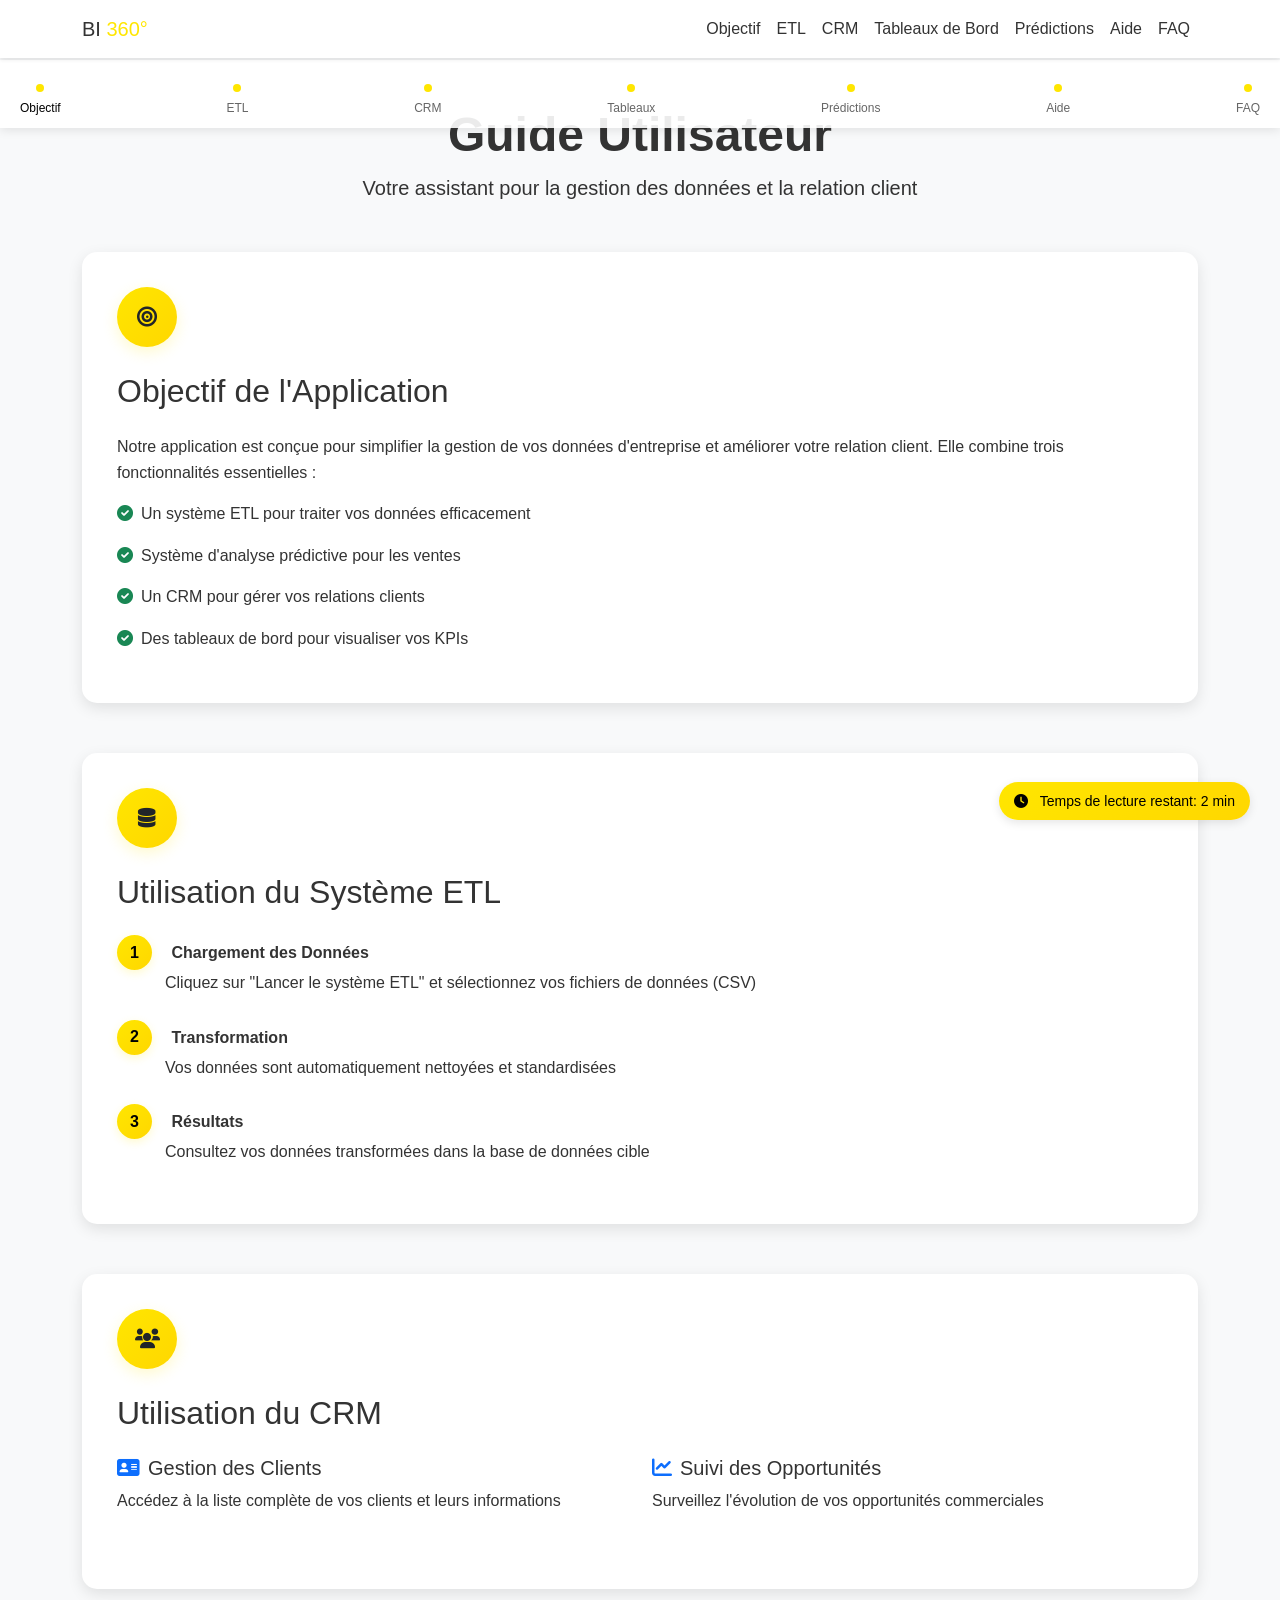
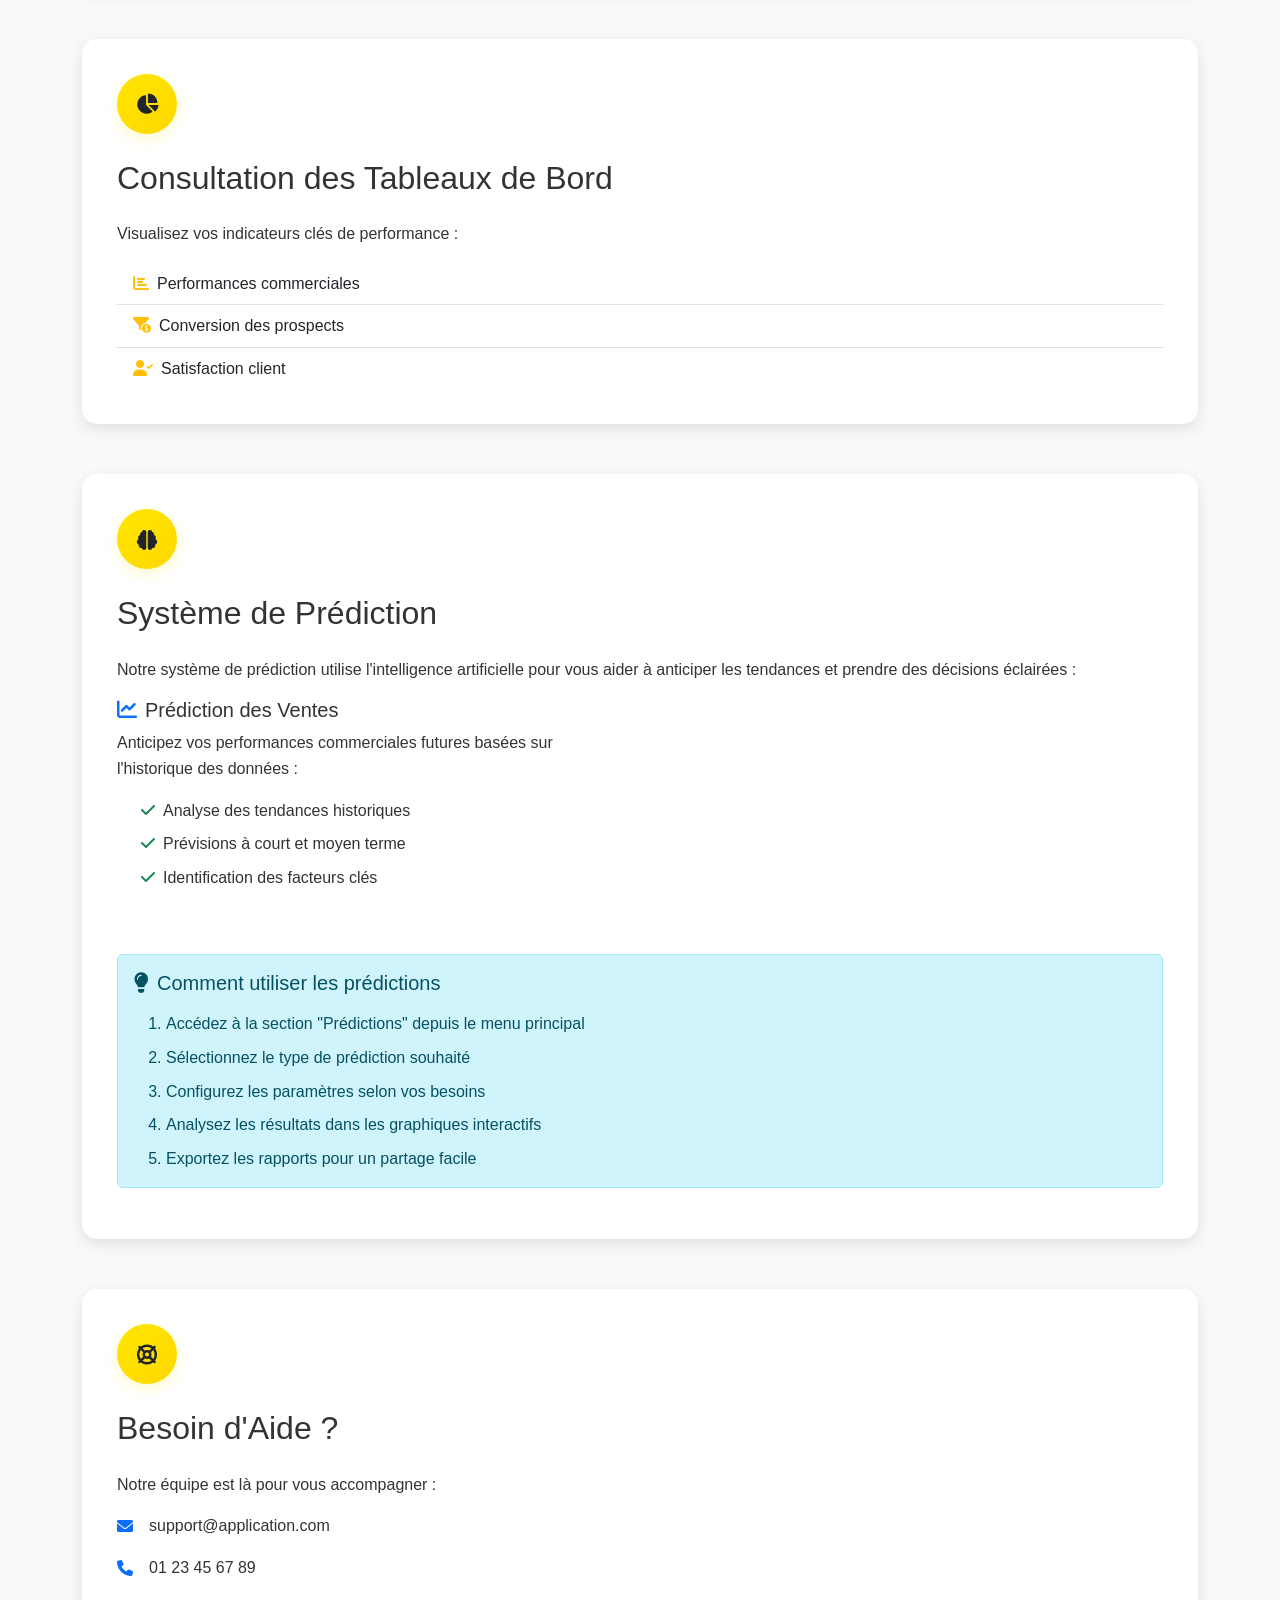
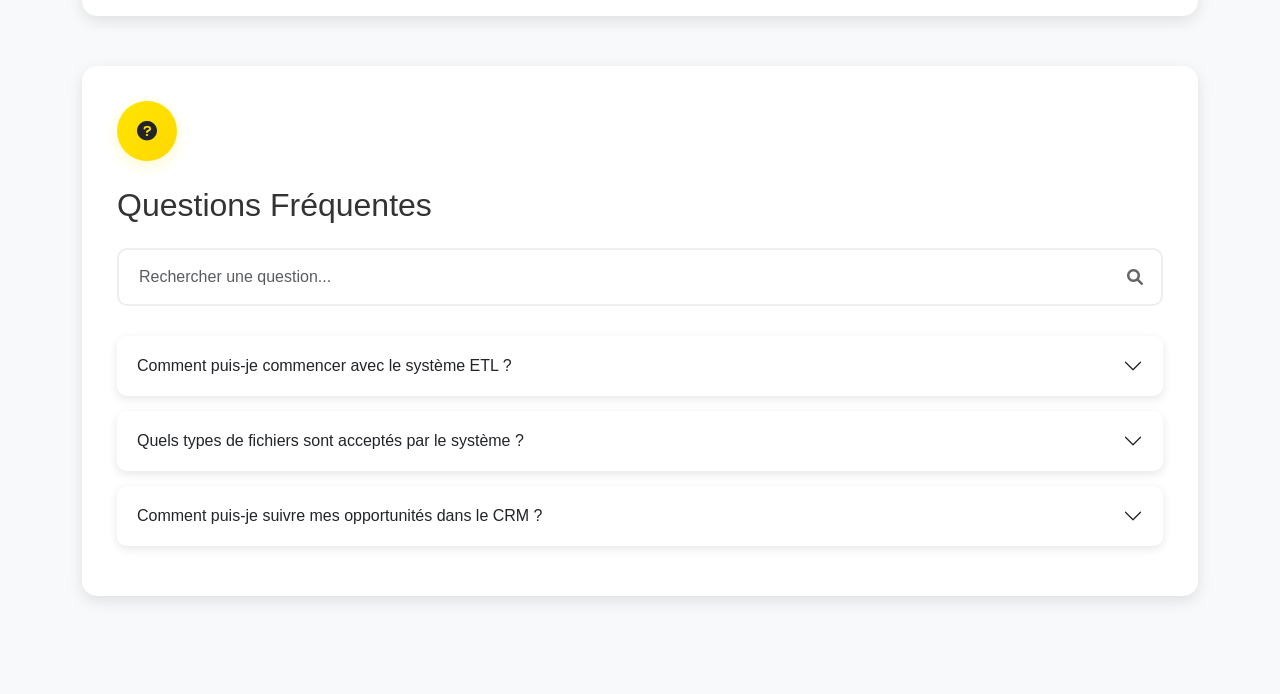
<file: TEST_PFE/wwwroot/guide-utilisateur.html>
﻿<!DOCTYPE html>
<html lang="fr">
<head>
    <meta charset="UTF-8">
    <meta name="viewport" content="width=device-width, initial-scale=1.0">
    <title>Guide Utilisateur - Application ETL & CRM</title>
    <link href="https://cdn.jsdelivr.net/npm/bootstrap@5.1.3/dist/css/bootstrap.min.css" rel="stylesheet">
    <link href="https://cdnjs.cloudflare.com/ajax/libs/font-awesome/6.0.0/css/all.min.css" rel="stylesheet">
    <style>
        html {
            scroll-behavior: smooth;
        }

        /* Styles pour la barre de progression */
        .reading-progress-container {
            position: fixed;
            top: 60px;
            left: 0;
            width: 100%;
            background: rgba(255, 255, 255, 0.9);
            padding: 10px 0;
            z-index: 1000;
            box-shadow: 0 2px 10px rgba(0,0,0,0.1);
        }

        .reading-progress-bar {
            height: 4px;
            background: linear-gradient(135deg, #FFE600 0%, #FFD700 100%);
            width: 0;
            transition: width 0.3s ease;
        }

        .reading-sections {
            display: flex;
            justify-content: space-between;
            padding: 0 20px;
            margin-top: 10px;
            font-size: 12px;
        }

        .section-marker {
            position: relative;
            padding-top: 15px;
            color: #666;
            cursor: pointer;
            transition: color 0.3s ease;
        }

            .section-marker::before {
                content: '';
                position: absolute;
                top: 0;
                left: 50%;
                transform: translateX(-50%);
                width: 8px;
                height: 8px;
                background: #FFE600;
                border-radius: 50%;
            }

            .section-marker.active {
                color: #000;
                font-weight: 500;
            }

        .reading-time {
            position: fixed;
            right: 30px;
            bottom: 80px;
            background: linear-gradient(135deg, #FFE600 0%, #FFD700 100%);
            color: #000;
            padding: 8px 15px;
            border-radius: 20px;
            font-size: 14px;
            font-weight: 500;
            box-shadow: 0 3px 10px rgba(0,0,0,0.1);
            z-index: 1000;
        }

        body {
            scroll-padding-top: 80px;
        }

        .navbar {
            transition: all 0.3s ease;
        }

        .navbar-nav .nav-link {
            color: #333 !important;
            font-weight: 500;
            padding: 0.5rem 1rem;
            transition: all 0.3s ease;
            position: relative;
        }

            .navbar-nav .nav-link::after {
                content: '';
                position: absolute;
                bottom: 0;
                left: 50%;
                width: 0;
                height: 2px;
                background: #FFE600;
                transition: all 0.3s ease;
                transform: translateX(-50%);
            }

            .navbar-nav .nav-link:hover::after {
                width: 80%;
            }

            .navbar-nav .nav-link:hover {
                color: #000 !important;
            }

        body {
            font-family: 'Segoe UI', sans-serif;
            line-height: 1.6;
            color: #333;
        }

        .guide-section {
            background: #fff;
            border-radius: 15px;
            box-shadow: 0 5px 15px rgba(0,0,0,0.1);
            margin-bottom: 50px;
            padding: 35px;
            transition: transform 0.3s ease, box-shadow 0.3s ease;
            scroll-margin-top: 100px;
        }

            .guide-section:hover {
                transform: translateY(-5px);
                box-shadow: 0 8px 25px rgba(0,0,0,0.15);
            }

        .guide-icon {
            width: 60px;
            height: 60px;
            background: linear-gradient(135deg, #FFE600 0%, #FFD700 100%);
            border-radius: 50%;
            display: flex;
            align-items: center;
            justify-content: center;
            margin-bottom: 25px;
            transition: all 0.3s ease;
            box-shadow: 0 5px 15px rgba(255, 230, 0, 0.2);
        }

        .guide-section:hover .guide-icon {
            transform: scale(1.1) rotate(5deg);
            box-shadow: 0 8px 20px rgba(255, 230, 0, 0.3);
        }

        .step-number {
            background: linear-gradient(135deg, #FFE600 0%, #FFD700 100%);
            color: #000;
            width: 35px;
            height: 35px;
            border-radius: 50%;
            display: inline-flex;
            align-items: center;
            justify-content: center;
            margin-right: 15px;
            font-weight: bold;
            transition: all 0.3s ease;
            box-shadow: 0 3px 10px rgba(255, 230, 0, 0.2);
        }

            .step-number:hover {
                transform: scale(1.1);
                box-shadow: 0 5px 15px rgba(255, 230, 0, 0.3);
            }

        .scroll-top-btn {
            position: fixed;
            bottom: 30px;
            right: 30px;
            width: 45px;
            height: 45px;
            background: linear-gradient(135deg, #FFE600 0%, #FFD700 100%);
            color: #000;
            border-radius: 50%;
            display: flex;
            align-items: center;
            justify-content: center;
            text-decoration: none;
            opacity: 0;
            transform: translateY(20px);
            transition: all 0.3s ease;
            box-shadow: 0 5px 15px rgba(0,0,0,0.1);
            z-index: 1000;
        }

            .scroll-top-btn:hover {
                transform: translateY(-5px) !important;
                box-shadow: 0 8px 20px rgba(0,0,0,0.15);
                color: #000;
            }

        .faq-search {
            position: relative;
            margin-bottom: 30px;
        }

            .faq-search input {
                width: 100%;
                padding: 15px 20px;
                border: 2px solid #eee;
                border-radius: 10px;
                font-size: 16px;
                transition: all 0.3s ease;
            }

                .faq-search input:focus {
                    border-color: #FFE600;
                    box-shadow: 0 0 15px rgba(255, 230, 0, 0.1);
                    outline: none;
                }

            .faq-search i {
                position: absolute;
                right: 20px;
                top: 50%;
                transform: translateY(-50%);
                color: #666;
            }

        .accordion-button:not(.collapsed) {
            background: linear-gradient(135deg, #FFE600 0%, #FFD700 100%);
            color: #000;
        }

        .accordion-button:focus {
            border-color: #FFE600;
            box-shadow: 0 0 15px rgba(255, 230, 0, 0.1);
        }

        .accordion-item {
            border: none;
            margin-bottom: 15px;
            border-radius: 10px !important;
            overflow: hidden;
            box-shadow: 0 3px 10px rgba(0,0,0,0.1);
        }

        .accordion-button {
            border-radius: 10px;
            padding: 20px;
            font-weight: 500;
            transition: all 0.3s ease;
        }
    </style>
</head>
<body class="bg-light">
    <!-- Barre de progression de lecture -->
    <div class="reading-progress-container">
        <div class="reading-progress-bar"></div>
        <div class="reading-sections">
            <div class="section-marker" data-section="objectif">Objectif</div>
            <div class="section-marker" data-section="etl">ETL</div>
            <div class="section-marker" data-section="crm">CRM</div>
            <div class="section-marker" data-section="tableaux">Tableaux</div>
            <div class="section-marker" data-section="predictions">Prédictions</div>
            <div class="section-marker" data-section="aide">Aide</div>
            <div class="section-marker" data-section="faq">FAQ</div>
        </div>
    </div>
    <div class="reading-time">
        <i class="fas fa-clock me-2"></i>
        <span id="time-remaining">Temps de lecture restant: -- min</span>
    </div>
    <!-- Navbar -->
    <nav class="navbar navbar-expand-lg navbar-light bg-white shadow-sm sticky-top">
        <div class="container">
            <a class="navbar-brand" href="index.html">
                <span style="color: #333;">BI</span> <span style="color: #FFE600;">360°</span>
            </a>
            <button class="navbar-toggler" type="button" data-bs-toggle="collapse" data-bs-target="#navbarNav">
                <span class="navbar-toggler-icon"></span>
            </button>
            <div class="collapse navbar-collapse" id="navbarNav">
                <ul class="navbar-nav ms-auto">
                    <li class="nav-item">
                        <a class="nav-link" href="#objectif">Objectif</a>
                    </li>
                    <li class="nav-item">
                        <a class="nav-link" href="#etl">ETL</a>
                    </li>
                    <li class="nav-item">
                        <a class="nav-link" href="#crm">CRM</a>
                    </li>
                    <li class="nav-item">
                        <a class="nav-link" href="#tableaux">Tableaux de Bord</a>
                    </li>
                    <li class="nav-item">
                        <a class="nav-link" href="#predictions">Prédictions</a>
                    </li>
                    <li class="nav-item">
                        <a class="nav-link" href="#aide">Aide</a>
                    </li>
                    <li class="nav-item">
                        <a class="nav-link" href="#faq">FAQ</a>
                    </li>
                </ul>
            </div>
        </div>
    </nav>

    <div class="container py-5">
        <div class="text-center mb-5">
            <h1 class="display-5 fw-bold">Guide Utilisateur</h1>
            <p class="lead">Votre assistant pour la gestion des données et la relation client</p>
        </div>

        <!-- Objectif de l'Application -->
        <div id="objectif" class="guide-section">
            <div class="guide-icon">
                <i class="fas fa-bullseye fa-lg text-dark"></i>
            </div>
            <h2 class="mb-4">Objectif de l'Application</h2>
            <p>Notre application est conçue pour simplifier la gestion de vos données d'entreprise et améliorer votre relation client. Elle combine trois fonctionnalités essentielles :</p>
            <ul class="list-unstyled">
                <li class="mb-3"><i class="fas fa-check-circle text-success me-2"></i>Un système ETL pour traiter vos données efficacement</li>
                <li class="mb-3"><i class="fas fa-check-circle text-success me-2"></i>Système d'analyse prédictive pour les ventes</li>
                <li class="mb-3"><i class="fas fa-check-circle text-success me-2"></i>Un CRM pour gérer vos relations clients</li>
                <li class="mb-3"><i class="fas fa-check-circle text-success me-2"></i>Des tableaux de bord pour visualiser vos KPIs</li>
            </ul>
        </div>

        <!-- Comment Utiliser l'ETL -->
        <div id="etl" class="guide-section">
            <div class="guide-icon">
                <i class="fas fa-database fa-lg text-dark"></i>
            </div>
            <h2 class="mb-4">Utilisation du Système ETL</h2>
            <div class="mb-4">
                <div class="step-number">1</div>
                <strong>Chargement des Données</strong>
                <p class="ms-5">Cliquez sur "Lancer le système ETL" et sélectionnez vos fichiers de données (CSV)</p>
            </div>
            <div class="mb-4">
                <div class="step-number">2</div>
                <strong>Transformation</strong>
                <p class="ms-5">Vos données sont automatiquement nettoyées et standardisées</p>
            </div>
            <div class="mb-4">
                <div class="step-number">3</div>
                <strong>Résultats</strong>
                <p class="ms-5">Consultez vos données transformées dans la base de données cible</p>
            </div>
        </div>

        <!-- Gestion CRM -->
        <div id="crm" class="guide-section">
            <div class="guide-icon">
                <i class="fas fa-users fa-lg text-dark"></i>
            </div>
            <h2 class="mb-4">Utilisation du CRM</h2>
            <div class="row">
                <div class="col-md-6 mb-4">
                    <h5><i class="fas fa-address-card me-2 text-primary"></i>Gestion des Clients</h5>
                    <p>Accédez à la liste complète de vos clients et leurs informations</p>
                </div>
                <div class="col-md-6 mb-4">
                    <h5><i class="fas fa-chart-line me-2 text-primary"></i>Suivi des Opportunités</h5>
                    <p>Surveillez l'évolution de vos opportunités commerciales</p>
                </div>
            </div>
        </div>

        <!-- Tableaux de Bord -->
        <div id="tableaux" class="guide-section">
            <div class="guide-icon">
                <i class="fas fa-chart-pie fa-lg text-dark"></i>
            </div>
            <h2 class="mb-4">Consultation des Tableaux de Bord</h2>
            <p>Visualisez vos indicateurs clés de performance :</p>
            <ul class="list-group list-group-flush">
                <li class="list-group-item"><i class="fas fa-chart-bar me-2 text-warning"></i>Performances commerciales</li>
                <li class="list-group-item"><i class="fas fa-funnel-dollar me-2 text-warning"></i>Conversion des prospects</li>
                <li class="list-group-item"><i class="fas fa-user-check me-2 text-warning"></i>Satisfaction client</li>
            </ul>
        </div>

        <!-- Prédictions -->
        <div id="predictions" class="guide-section">
            <div class="guide-icon">
                <i class="fas fa-brain fa-lg text-dark"></i>
            </div>
            <h2 class="mb-4">Système de Prédiction</h2>
            <p>Notre système de prédiction utilise l'intelligence artificielle pour vous aider à anticiper les tendances et prendre des décisions éclairées :</p>

            <div class="row mb-4">
                <div class="col-md-6 mb-4">
                    <h5><i class="fas fa-chart-line me-2 text-primary"></i>Prédiction des Ventes</h5>
                    <p>Anticipez vos performances commerciales futures basées sur l'historique des données :</p>
                    <ul class="list-unstyled ms-4">
                        <li class="mb-2"><i class="fas fa-check text-success me-2"></i>Analyse des tendances historiques</li>
                        <li class="mb-2"><i class="fas fa-check text-success me-2"></i>Prévisions à court et moyen terme</li>
                        <li class="mb-2"><i class="fas fa-check text-success me-2"></i>Identification des facteurs clés</li>
                    </ul>
                </div>

            </div>

            <div class="alert alert-info">
                <h5 class="mb-3"><i class="fas fa-lightbulb me-2"></i>Comment utiliser les prédictions</h5>
                <ol class="mb-0">
                    <li class="mb-2">Accédez à la section "Prédictions" depuis le menu principal</li>
                    <li class="mb-2">Sélectionnez le type de prédiction souhaité</li>
                    <li class="mb-2">Configurez les paramètres selon vos besoins</li>
                    <li class="mb-2">Analysez les résultats dans les graphiques interactifs</li>
                    <li>Exportez les rapports pour un partage facile</li>
                </ol>
            </div>
        </div>

        <!-- Aide et Support -->
        <div id="aide" class="guide-section">
            <div class="guide-icon">
                <i class="fas fa-life-ring fa-lg text-dark"></i>
            </div>
            <h2 class="mb-4">Besoin d'Aide ?</h2>
            <p>Notre équipe est là pour vous accompagner :</p>
            <div class="d-flex align-items-center mb-3">
                <i class="fas fa-envelope me-3 text-primary"></i>
                <span>support@application.com</span>
            </div>
            <div class="d-flex align-items-center">
                <i class="fas fa-phone me-3 text-primary"></i>
                <span>01 23 45 67 89</span>
            </div>
        </div>

        <!-- FAQ Section -->
        <div id="faq" class="guide-section">
            <div class="guide-icon">
                <i class="fas fa-question-circle fa-lg text-dark"></i>
            </div>
            <h2 class="mb-4">Questions Fréquentes</h2>

            <div class="faq-search">
                <input type="text" id="faqSearch" placeholder="Rechercher une question..." class="form-control">
                <i class="fas fa-search"></i>
            </div>

            <div class="accordion" id="faqAccordion">
                <div class="accordion-item">
                    <h2 class="accordion-header" id="faq1">
                        <button class="accordion-button collapsed" type="button" data-bs-toggle="collapse" data-bs-target="#faqCollapse1">
                            Comment puis-je commencer avec le système ETL ?
                        </button>
                    </h2>
                    <div id="faqCollapse1" class="accordion-collapse collapse" data-bs-parent="#faqAccordion">
                        <div class="accordion-body">
                            Pour débuter avec le système ETL, suivez ces étapes simples :
                            <ol>
                                <li>Accédez à la section ETL depuis le menu principal</li>
                                <li>Cliquez sur "Lancer le système ETL"</li>
                                <li>Sélectionnez vos fichiers de données (CSV)</li>
                                <li>Laissez le système traiter vos données</li>
                            </ol>
                        </div>
                    </div>
                </div>

                <div class="accordion-item">
                    <h2 class="accordion-header" id="faq2">
                        <button class="accordion-button collapsed" type="button" data-bs-toggle="collapse" data-bs-target="#faqCollapse2">
                            Quels types de fichiers sont acceptés par le système ?
                        </button>
                    </h2>
                    <div id="faqCollapse2" class="accordion-collapse collapse" data-bs-parent="#faqAccordion">
                        <div class="accordion-body">
                            Le système accepte actuellement les formats suivants :
                            <ul>
                                <li>Fichiers CSV (.csv)</li>

                            </ul>
                        </div>
                    </div>
                </div>

                <div class="accordion-item">
                    <h2 class="accordion-header" id="faq3">
                        <button class="accordion-button collapsed" type="button" data-bs-toggle="collapse" data-bs-target="#faqCollapse3">
                            Comment puis-je suivre mes opportunités dans le CRM ?
                        </button>
                    </h2>
                    <div id="faqCollapse3" class="accordion-collapse collapse" data-bs-parent="#faqAccordion">
                        <div class="accordion-body">
                            Pour suivre vos opportunités :
                            <ol>
                                <li>Accédez à la section CRM</li>
                                <li>Cliquez sur l'entité "Opportunités" par exemple</li>
                                <li>Utilisez les filtres pour affiner votre vue</li>
                                <li>Consultez les statistiques</li>
                            </ol>
                        </div>
                    </div>
                </div>
            </div>
        </div>
    </div>

    <a href="#" id="scroll-top" class="scroll-top-btn">
        <i class="fas fa-arrow-up"></i>
    </a>

    <script src="https://cdn.jsdelivr.net/npm/bootstrap@5.1.3/dist/js/bootstrap.bundle.min.js"></script>
    <script src="https://code.jquery.com/jquery-3.6.0.min.js"></script>
    <script>
        $(document).ready(function () {
            // Calcul du temps de lecture total
            const wordsPerMinute = 200;
            const totalWords = document.body.innerText.trim().split(/\s+/).length;
            const totalMinutes = Math.ceil(totalWords / wordsPerMinute);
            let remainingMinutes = totalMinutes;

            // Récupération des sections
            const sections = document.querySelectorAll('.guide-section');
            const sectionMarkers = document.querySelectorAll('.section-marker');
            const progressBar = document.querySelector('.reading-progress-bar');
            const timeRemaining = document.getElementById('time-remaining');

            // Fonction pour mettre à jour la barre de progression
            function updateReadingProgress() {
                const windowHeight = window.innerHeight;
                const documentHeight = document.documentElement.scrollHeight - windowHeight;
                const scrolled = window.scrollY;
                const progress = (scrolled / documentHeight) * 100;
                progressBar.style.width = `${progress}%`;

                // Mise à jour du temps de lecture restant
                remainingMinutes = Math.ceil((1 - (scrolled / documentHeight)) * totalMinutes);
                timeRemaining.textContent = `Temps de lecture restant: ${remainingMinutes} min`;

                // Mise à jour des marqueurs de section
                sections.forEach((section, index) => {
                    const rect = section.getBoundingClientRect();
                    if (rect.top <= windowHeight / 2 && rect.bottom >= windowHeight / 2) {
                        sectionMarkers.forEach(marker => marker.classList.remove('active'));
                        sectionMarkers[index].classList.add('active');
                    }
                });
            }

            // Gestionnaire de défilement
            window.addEventListener('scroll', () => {
                updateReadingProgress();
                // Afficher/masquer le bouton de retour en haut
                if (document.body.scrollTop > 200 || document.documentElement.scrollTop > 200) {
                    document.getElementById('scroll-top').style.opacity = '1';
                    document.getElementById('scroll-top').style.transform = 'translateY(0)';
                } else {
                    document.getElementById('scroll-top').style.opacity = '0';
                    document.getElementById('scroll-top').style.transform = 'translateY(20px)';
                }
            });

            // Navigation par clic sur les marqueurs de section
            sectionMarkers.forEach(marker => {
                marker.addEventListener('click', () => {
                    const sectionId = marker.getAttribute('data-section');
                    const section = document.getElementById(sectionId);
                    section.scrollIntoView({ behavior: 'smooth' });
                });
            });

            // Initialisation de la barre de progression
            updateReadingProgress();

            // Fonction de recherche FAQ
            $("#faqSearch").on("keyup", function () {
                var value = $(this).val().toLowerCase();
                $(".accordion-item").filter(function () {
                    var text = $(this).text().toLowerCase();
                    $(this).toggle(text.indexOf(value) > -1);
                });
            });
        });
    </script>
</body>
</html>
</file>
